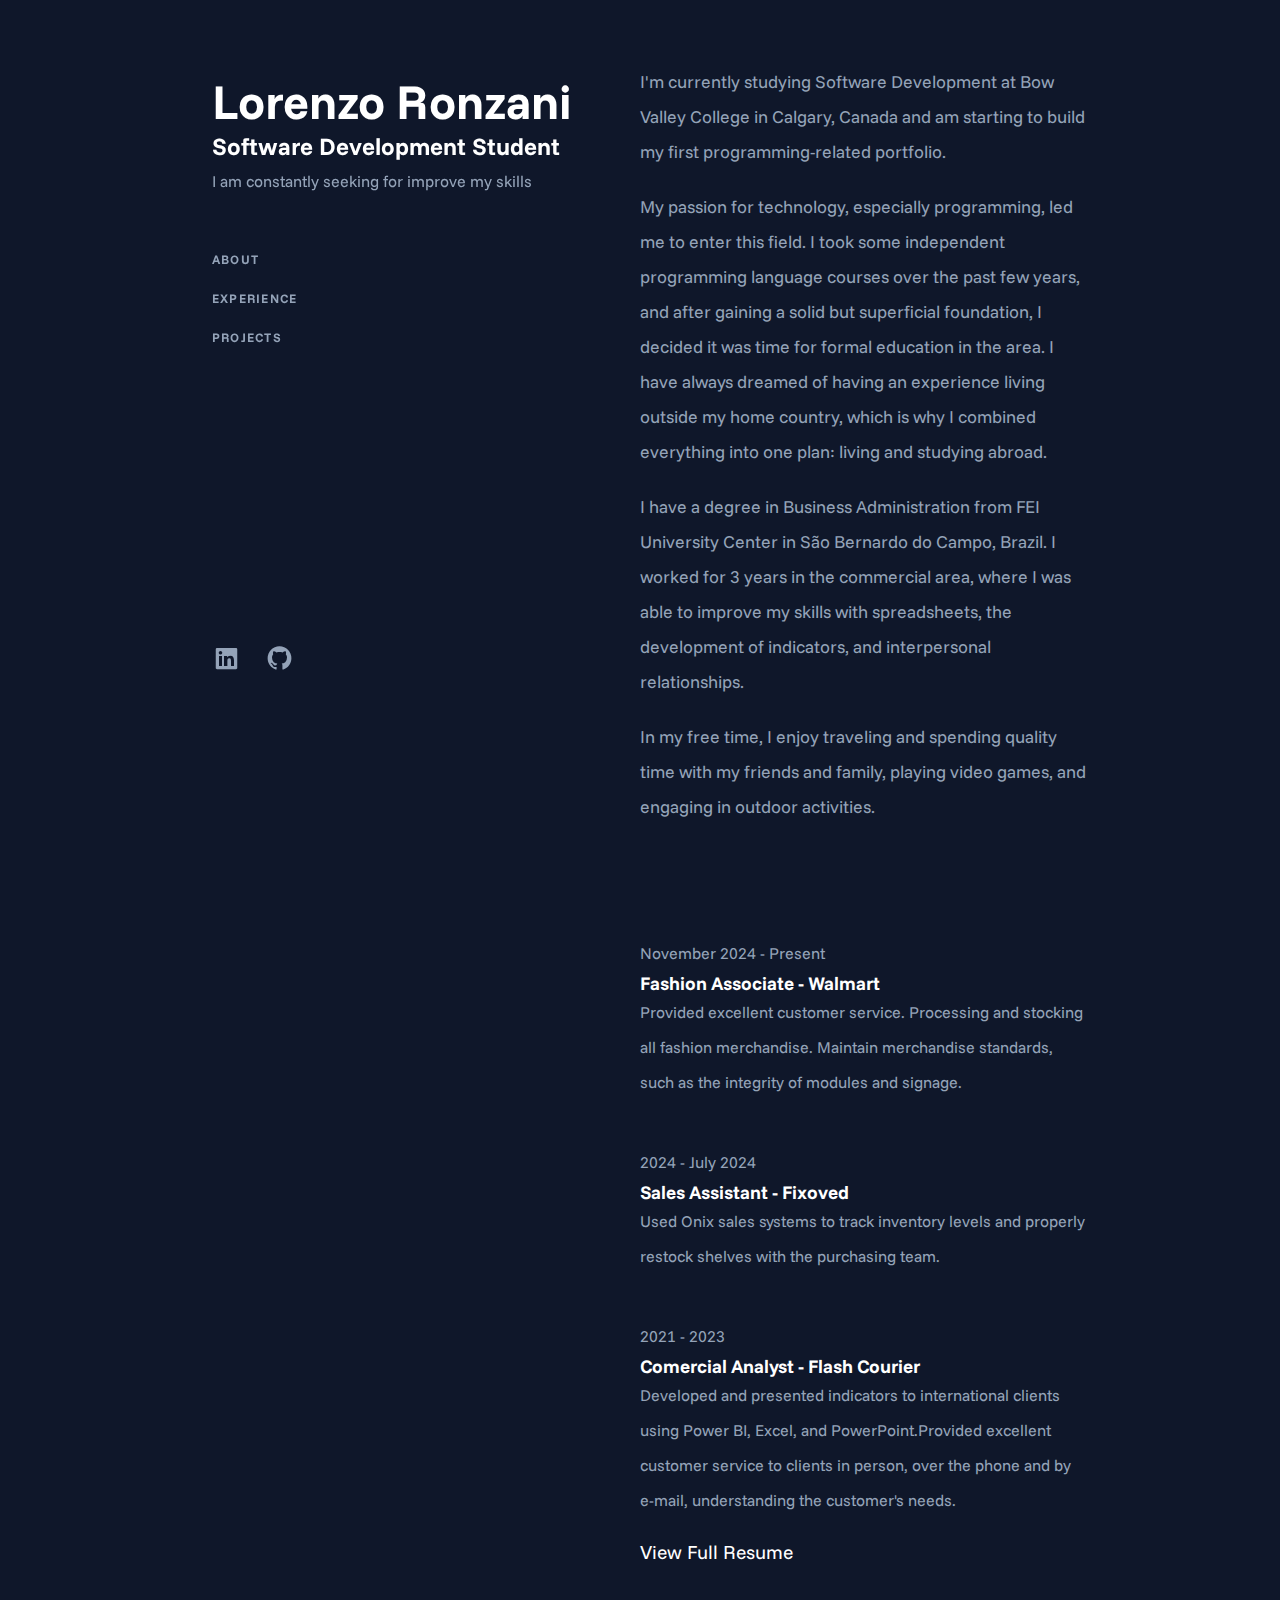
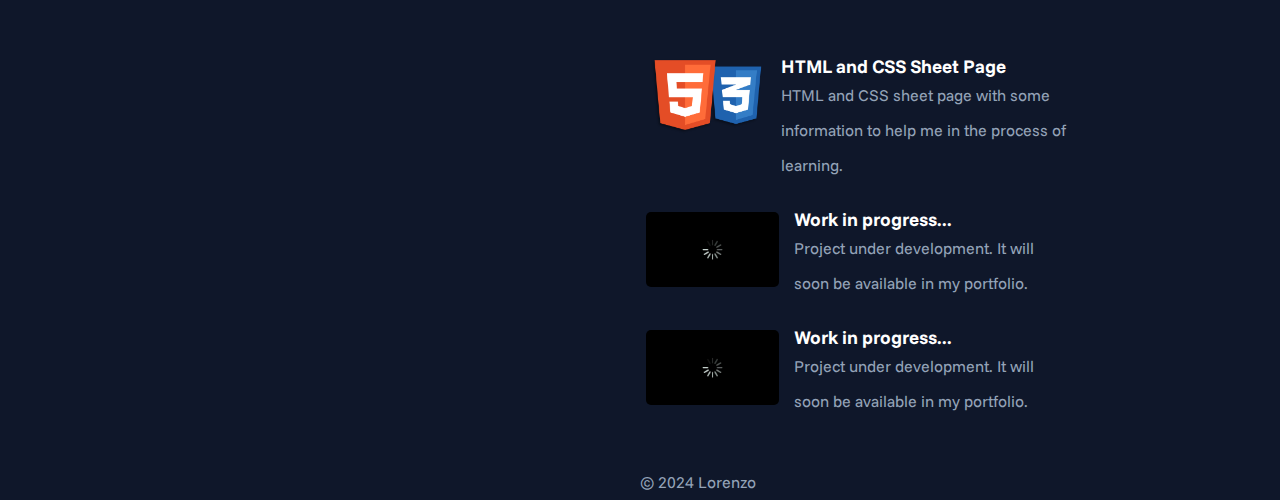
<file: index.html>
<!DOCTYPE html>
<html lang="en">
<head>
    <meta charset="UTF-8">
    <meta name="viewport" content="width=device-width, initial-scale=1.0">
    <title>Lorenzo Ronzani</title>
    <link rel="stylesheet" href="homestyle.css">
    <style>@import url('https://fonts.googleapis.com/css2?family=Bungee+Spice&family=Funnel+Sans:ital,wght@0,300..800;1,300..800&family=Honk&family=Raleway:ital,wght@0,600;1,600&display=swap');</style>
    <link rel="stylesheet" href="https://unpkg.com/boxicons@2.1.4/css/boxicons.min.css">
</head>
<body>
    <div class="container">
        <header>
            <div class="menu">
                <h1>Lorenzo Ronzani</h1>
                <h2>Software Development Student</h2>
                <p>I am constantly seeking for improve my skills</p>
                <nav>
                    <ul>
                        <li><a href="#about">About</a></li>
                        <li><a href="#experience">Experience</a></li>
                        <li><a href="#projects">Projects</a></li>
                    </ul>
                </nav>
            </div>
            <div class="menu-btn">
                <ul>
                    <li><a href="https://www.linkedin.com/in/lorenzo-ronzani-3b213419b/?locale=en_US"  target="_blank"><i class='bx bxl-linkedin-square' id="Linkedin"></i></a></li>
                    <li><a href="https://github.com/Lorenzo-Ronzani" target="_blank"><i class='bx bxl-github'id="Git"></i></a></li>
                </ul>
            </div>
        </header>
        <main>
            <section id="about" class="about">
                <div>
                    <p>I'm currently studying Software Development at Bow Valley College in Calgary, Canada and am starting to build my first programming-related portfolio. </p>
                    <p>My passion for technology, especially programming, led me to enter this field. I took some independent programming language courses over the past few years, and after gaining a solid but superficial foundation, I decided it was time for formal education in the area. I have always dreamed of having an experience living outside my home country, which is why I combined everything into one plan: living and studying abroad.</p>
                    <p>I have a degree in Business Administration from FEI University Center in São Bernardo do Campo, Brazil. I worked for 3 years in the commercial area, where I was able to improve my skills with spreadsheets, the development of indicators, and interpersonal relationships.</p>
                    <p>In my free time, I enjoy traveling and spending quality time with my friends and family, playing video games, and engaging in outdoor activities.</p>
                </div>
            </section>
            <section id="experience" class="experience">
                <div class="experience-container">
                    <ol class="experience-list">
                        <li>
                            <div>
                                <div class="experiences">
                                    <div id="exp">
                                        <p>November 2024 - Present</p>
                                        <h3><div><a href="https://www.walmart.ca/en" target="_blank">Fashion Associate - Walmart</a></div></h3>
                                        <p>Provided excellent customer service. Processing and stocking all fashion merchandise. Maintain merchandise standards, such as the integrity of modules and signage.</p>
                                    </div>
                                </div>
                            </div>
                        </li>
                        <li>
                            <div>
                                <div class="experiences">
                                    <p>2024 - July 2024</p>
                                    <h3><div><a href="https://www.fixoved.com.br/" target="_blank">Sales Assistant - Fixoved</a></div></h3>
                                    <p>Used Onix sales systems to track inventory levels and properly restock shelves with the purchasing team.</p>
                                </div>
                            </div>
                        </li>
                        <li>
                            <div>
                                <div class="experiences">
                                    <p>2021 - 2023</p>
                                    <h3><div><a href="https://www.flashcourier.com.br/" target="_blank">Comercial Analyst - Flash Courier</a></div></h3>
                                    <p>Developed and presented indicators to international clients using Power BI, Excel, and PowerPoint.Provided excellent customer service to clients in person, over the phone and by e-mail, understanding the customer's needs. </p>
                                </div>
                            </div>
                        </li>
                    </ol>
                </div>
                <div class="resume">
                    <a href="resumepage.pdf" target="_blank">View Full Resume</a>
                </div>
            </section>
            <section id="projects" class="projects">
                <div>
                    <ul class="projects-list">
                        <li>
                            <div class="li-content">
                                <div class="project-container">
                                    <div></div>
                                    <div>
                                        <h3><a href="htmlpage.html" target="_blank">HTML and CSS Sheet Page</a></h3>
                                        <p>HTML and CSS sheet page with some information to help me in the process of learning.</p>
                                    </div>
                                    <img src="project image.png" alt="HTML and CSS image">
                                </div>
                            </div>
                        </li>
                        <li>
                            <div class="li-content">
                                <div class="project-container">
                                    <div></div>
                                    <div>
                                        <h3><a href="#projects">Work in progress...</a></h3>
                                        <p>Project under development. It will soon be available in my portfolio.</p>
                                    </div>
                                    <img src="loading.jpg" alt="loading image">
                                </div>
                            </div>
                        </li>
                        <li>
                            <div class="li-content">
                                <div class="project-container">
                                    <div></div>
                                    <div>
                                        <h3><a href="#projects">Work in progress...</a></h3>
                                        <p>Project under development. It will soon be available in my portfolio.</p>
                                    </div>
                                    <img src="loading.jpg" alt="loading image">
                                </div>
                            </div>
                        </li>
                    </ul>
                </div>
            </section>
            <footer>
                <p>© 2024 Lorenzo</p>
            </footer>
        </main>
    </div>
<script src="homescript.js"></script>
</body>
</html>
</file>
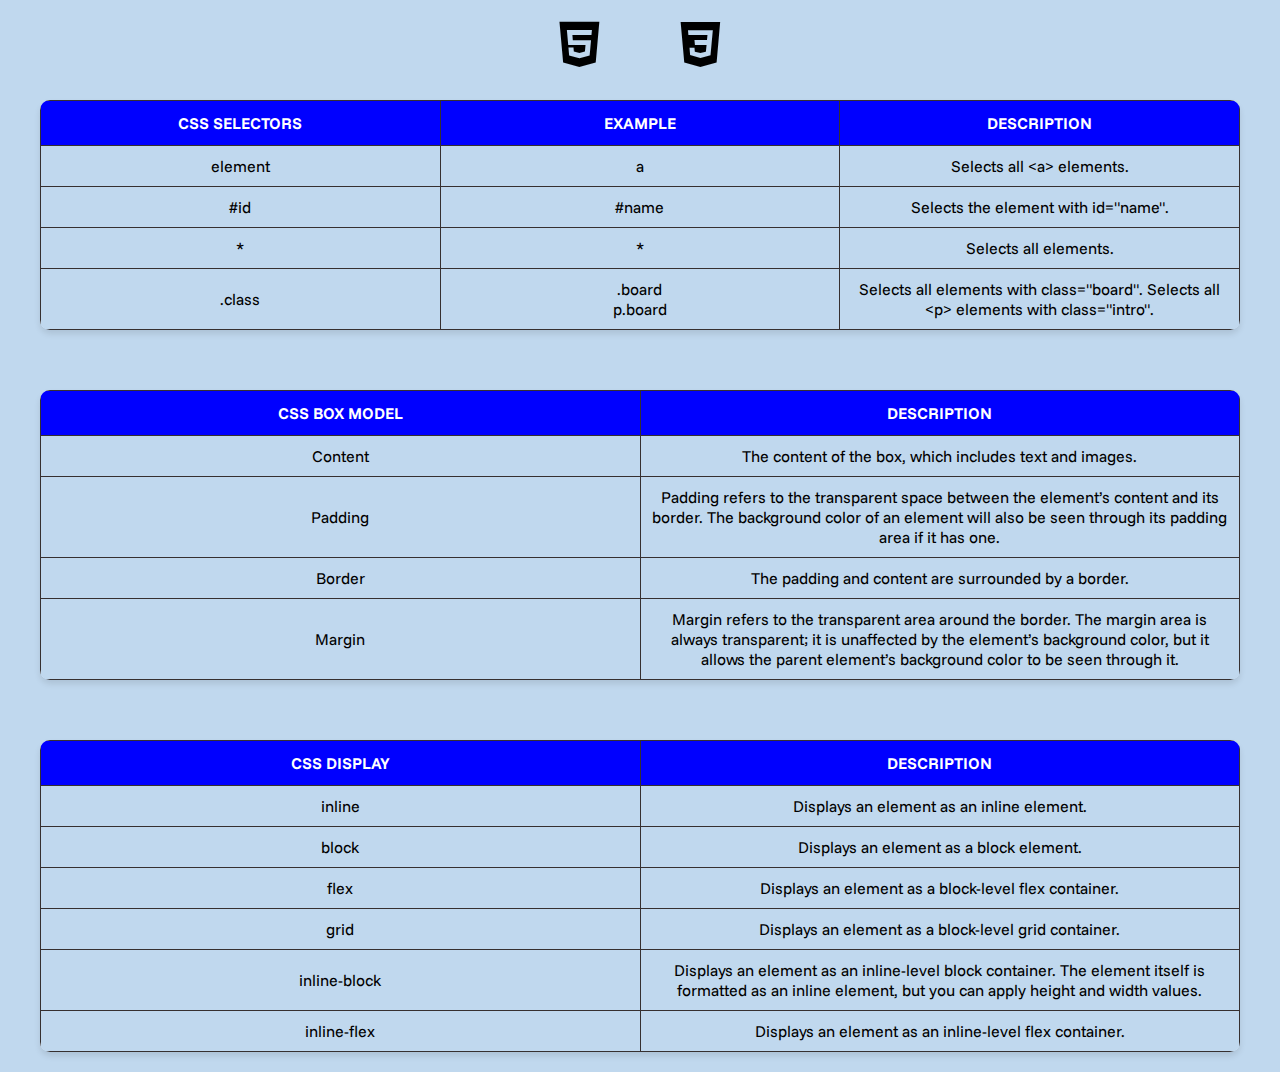
<file: csspage.html>
<!DOCTYPE html>
<html lang="en">
<head>
    <meta charset="UTF-8">
    <meta name="viewport" content="width=device-width, initial-scale=1.0">
    <title>CSS Sheet</title>
    <link rel="stylesheet" href="csspagestyle.css">
    <style>@import url('https://fonts.googleapis.com/css2?family=Bungee+Spice&family=Funnel+Sans:ital,wght@0,300..800;1,300..800&family=Honk&family=Raleway:ital,wght@0,600;1,600&display=swap');</style>
    <link href='https://unpkg.com/boxicons@2.1.4/css/boxicons.min.css' rel='stylesheet'>
</head>
<body>
    <div class="container">
        <header>
            <div class="menu-btn">
                <ul>
                    <li><a href="htmlpage.html" class="html-icon"><i class='bx bxl-html5'></i></a></li>
                    <li><a href="csspage.html" class="css-icon"><i class='bx bxl-css3' ></i></a></li>
                </ul>
            </div>
        </header>
        <main>
            <section>
                <div class="table-cont">
                    <table>
                        <tr>
                            <th>CSS Selectors</th>
                            <th>Example</th>
                            <th>Description</th>
                        </tr>
                        <tr>
                            <td>element</td>
                            <td>a</td>
                            <td>Selects all &lt;a&gt; elements.</td>
                        </tr>
                        <tr>
                            <td>#id</td>
                            <td>#name</td>
                            <td>Selects the element with id="name".</td>
                        </tr>
                        <tr>
                            <td>*</td>
                            <td>*</td>
                            <td>Selects all elements.</td>
                        </tr>
                        <tr>
                            <td>.class</td>
                            <td>.board <br>p.board</td>
                            <td>Selects all elements with class="board".
                                Selects all &lt;p&gt; elements with class="intro".</td>
                        </tr>
                    </table>
                </div>
            </section>
            <section>
                <div class="table-cont">
                    <table>
                        <tr>
                            <th>CSS BOX MODEL</th>
                            <th>Description</th>
                        </tr>
                        <tr>
                            <td>Content </td>
                            <td>The content of the box, which includes text and images.</td>
                        </tr>
                        <tr>
                            <td>Padding </td>
                            <td>Padding refers to the transparent space between the element’s content and its border. The background color of an element will also be seen through its padding area if it has one.</td>
                        </tr>
                        <tr>
                            <td>Border </td>
                            <td>The padding and content are surrounded by a border.</td>
                        </tr>
                        <tr>
                            <td>Margin </td>
                            <td>Margin refers to the transparent area around the border. The margin area is always transparent; it is unaffected by the element’s background color, but it allows the parent element’s background color to be seen through it.</td>
                        </tr>
                    </table>
                </div>
            </section>
            <section>
                <div class="table-cont">
                    <table>
                        <tr>
                            <th>CSS DISPLAY</th>
                            <th>Description</th>
                        </tr>
                        <tr>
                            <td>inline</td>
                            <td>Displays an element as an inline element.</td>
                        </tr>
                        <tr>
                            <td>block </td>
                            <td>Displays an element as a block element.</td>
                        </tr>
                        <tr>
                            <td>flex</td>
                            <td>Displays an element as a block-level flex container.</td>
                        </tr>
                        <tr>
                            <td>grid</td>
                            <td>Displays an element as a block-level grid container.</td>
                        </tr>
                        <tr>
                            <td>inline-block</td>
                            <td>Displays an element as an inline-level block container. The element itself is formatted as an inline element, but you can apply height and width values.</td>
                        </tr>
                        <tr>
                            <td>inline-flex</td>
                            <td>Displays an element as an inline-level flex container.</td>
                        </tr>
                    </table>
                </div>
            </section>
        </main>
    </div>
    <script src="csscript.js"></script>
</body>
</html>
</file>
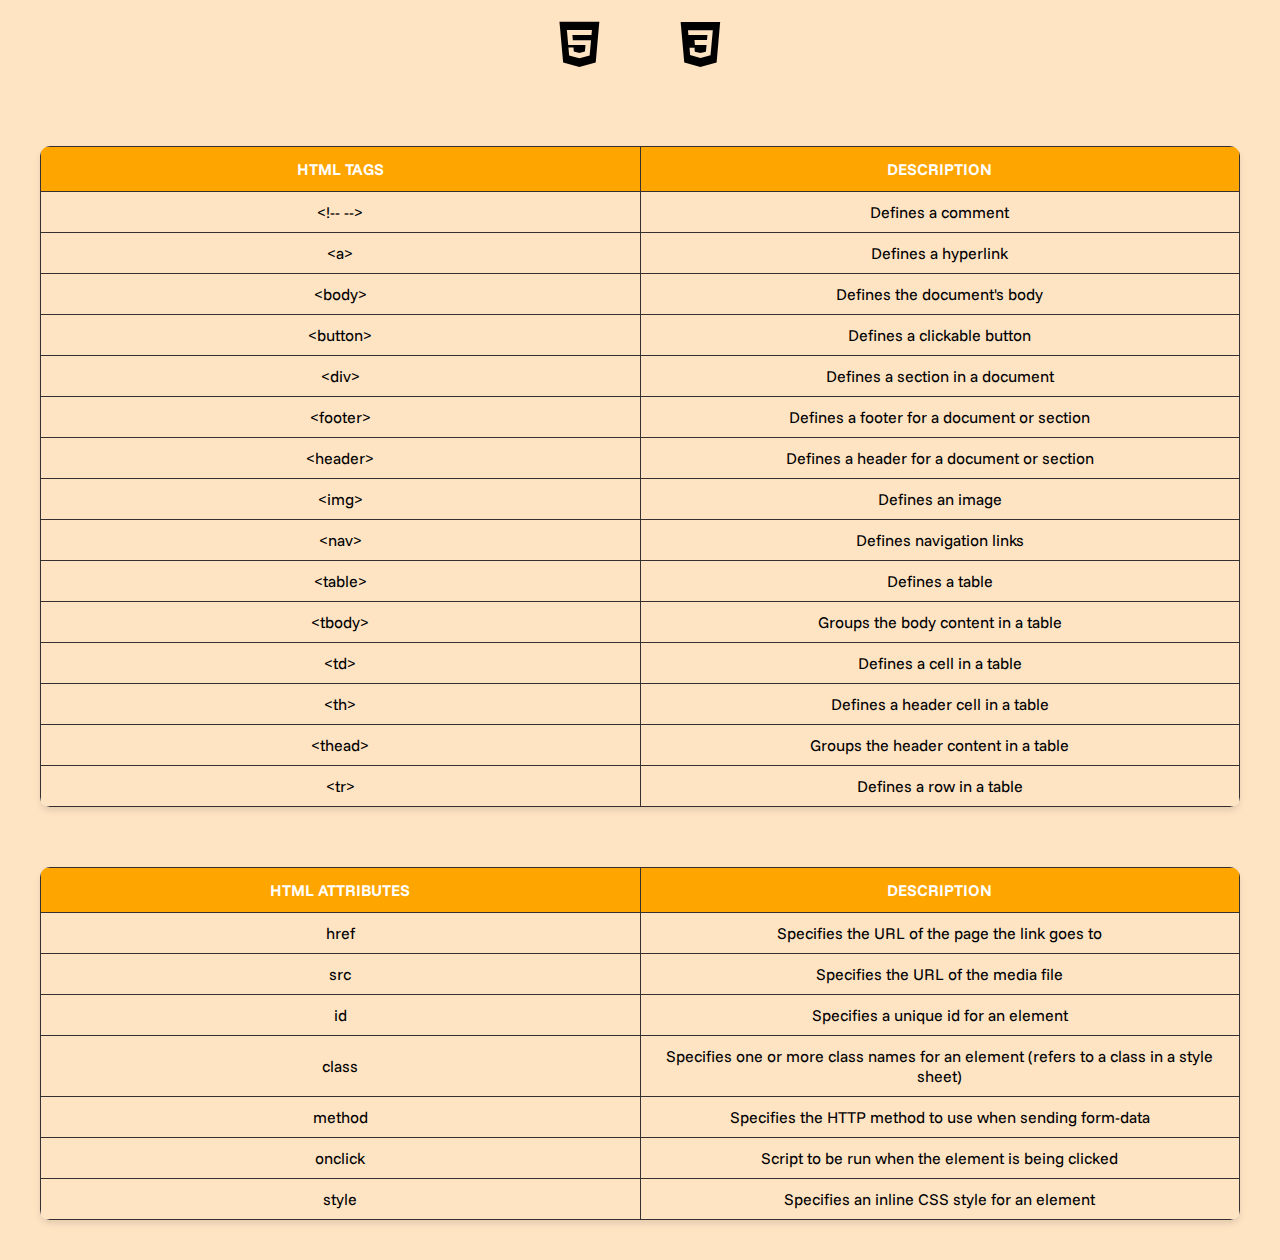
<file: htmlpage.html>
<!DOCTYPE html>
<html lang="en">
<head>
    <meta charset="UTF-8">
    <meta name="viewport" content="width=device-width, initial-scale=1.0">
    <title>HTML Sheet</title>
    <link rel="stylesheet" href="htmlstyle.css">
    <style>@import url('https://fonts.googleapis.com/css2?family=Bungee+Spice&family=Funnel+Sans:ital,wght@0,300..800;1,300..800&family=Honk&family=Raleway:ital,wght@0,600;1,600&display=swap');</style>
    <link href='https://unpkg.com/boxicons@2.1.4/css/boxicons.min.css' rel='stylesheet'>
</head>
<body>
    <div class="container">
        <header>
            <div class="menu-btn">
                <ul>
                    <li><a href="htmlpage.html" class="html-icon"><i class='bx bxl-html5'></i></a></li>
                    <li><a href="csspage.html" class="css-icon"><i class='bx bxl-css3' ></i></a></li>
                </ul>
            </div>
        </header>
        <main>
            <section>
                <div class="table-cont">
                    <table>
                        <tr>
                            <th>HTML TAGS</th>
                            <th>Description</th>
                        </tr>
                        <tr>
                            <td>&lt;!-- --&gt;</td>
                            <td>Defines a comment</td>
                        </tr>
                        <tr>
                            <td>&lt;a&gt;</td>
                            <td>Defines a hyperlink</td>
                        </tr>
                        <tr>
                            <td>&lt;body&gt;</td>
                            <td>Defines the document's body</td>
                        </tr>
                        <tr>
                            <td>&lt;button&gt;</td>
                            <td>Defines a clickable button</td>
                        </tr>
                        <tr>
                            <td>&lt;div&gt;</td>
                            <td>Defines a section in a document</td>
                        </tr>
                        <tr>
                            <td>&lt;footer&gt;</td>
                            <td>Defines a footer for a document or section</td>
                        </tr>
                        <tr>
                            <td>&lt;header&gt;</td>
                            <td>Defines a header for a document or section</td>
                        </tr>
                        <tr>
                            <td>&lt;img&gt;</td>
                            <td>Defines an image</td>
                        </tr>
                        <tr>
                            <td>&lt;nav&gt;</td>
                            <td>Defines navigation links</td>
                        </tr>
                        <tr>
                            <td>&lt;table&gt;</td>
                            <td>Defines a table</td>
                        </tr>
                        <tr>
                            <td>&lt;tbody&gt;</td>
                            <td>Groups the body content in a table</td>
                        </tr>
                        <tr>
                            <td>&lt;td&gt;</td>
                            <td>Defines a cell in a table</td>
                        </tr>
                        <tr>
                            <td>&lt;th&gt;</td>
                            <td>Defines a header cell in a table</td>
                        </tr>
                        <tr>
                            <td>&lt;thead&gt;</td>
                            <td>Groups the header content in a table</td>
                        </tr>
                        <tr>
                            <td>&lt;tr&gt;</td>
                            <td>Defines a row in a table</td>
                        </tr>
                    </table>
                </div>
            </section>
            <section>
                <div class="table-cont">
                    <table>
                        <tr>
                            <th>HTML ATTRIBUTES</th>
                            <th>Description</th>
                        </tr>
                        <tr>
                            <td>href</td>
                            <td>Specifies the URL of the page the link goes to</td>
                        </tr>
                        <tr>
                            <td>src</td>
                            <td>Specifies the URL of the media file</td>
                        </tr>
                        <tr>
                            <td>id</td>
                            <td>Specifies a unique id for an element</td>
                        </tr>
                        <tr>
                            <td>class</td>
                            <td>Specifies one or more class names for an element (refers to a class in a style sheet)</td>
                        </tr>
                        <tr>
                            <td>method</td>
                            <td>Specifies the HTTP method to use when sending form-data</td>
                        </tr>
                        <tr>
                            <td>onclick</td>
                            <td>Script to be run when the element is being clicked</td>
                        </tr>
                        <tr>
                            <td>style</td>
                            <td>Specifies an inline CSS style for an element</td>
                        </tr>
                    </table>
                </div>
            </section>
        </main>
    </div>
    <script src="htmlscript.js"></script>
</body>
</html>
</file>
<file: homestyle.css>
* {
    margin: 0;
    padding: 0;
    box-sizing: border-box;
    font-family: "Funnel Sans", sans-serif;
    font-optical-sizing: auto;
    font-weight: weight;
    font-style: normal;
}

:root {
    --color-opacity: rgb(148 163 184);
    --color-principal: #fff;
}

body {
    background-color: rgb(15, 23, 42);
}
.menu {
    color: #fff;
}

.menu p {
    color: var(--color-opacity);
}

.menu li {
    color: var(--color-opacity);
    text-transform: uppercase;
    font-size: 0.78rem;
    letter-spacing: .1em;
}

.menu a {
    text-decoration: none;
    color: var(--color-opacity);
    font-weight: 700;
}

header {
    display: flex;
    flex-direction: column;
    padding: 20px;
    width: 35%;
    margin-left: 15%;
    margin-top: 5%;
    position: fixed;
}

nav {
    margin-top: 10%;
    transition: 0.3ms;
}

nav li a:hover {
    color: var(--color-principal);
}

nav li {
    padding-top: .75rem;
    padding-bottom: .75rem;
}

.menu-btn  li {
    display: inline-flex;
    font-size: 1.8rem;
    transition: .5s;
    margin-top: 70%;
    padding-right: 5%;
}

.menu h1, h2, p {
    line-height: 35px;
}

.menu h1 {
    font-size: 3rem;
    margin-bottom: 10px;
}

.menu li {
    list-style: none;
}

.menu-btn a {
    color: var(--color-opacity);
    transition: .4s ease;
}

.menu-btn a:hover {
    color: var(--color-principal);
}

.container {
    display: flex;
    justify-content: space-between;
    gap: 1rem;
    flex-wrap: wrap;
}

main {
    margin-top: 5%;
    width: 35%;
    margin-left: 50%;
    height: 100%;
}

.about p {
    color: var(--color-opacity);
    font-size: 1.1rem;
    margin-bottom: 20px;
}

ol {
    list-style: none;
}

.experience-container {
    display: flex;
    margin-top: 15%;
    flex-direction: column;
}

.experiences p {
    color: var(--color-opacity);
}

.experience a {
    color: var(--color-principal);
    text-decoration: none;
}

.experience a:hover {
    color: rgb(94, 234, 212);
}

.experiences {
    padding-top: 10%;
}

.resume {
    margin-top: 5%;
}

.resume a {
    transition: .5s ease;
    font-size: 1.2rem;
}

.resume a:hover {
    text-decoration: underline;
}

.projects-list img {
    width: 145px;
    height: 75px;
    border-radius: 5px;
    margin-top: 5px;
    border: 0 solid #e5e7eb;
}

.projects {
    margin-top: 15%;
}

.project-container {
    display: flex;
    flex-direction: row-reverse;
    align-items: start;
    gap: 15px;
    margin-top: 5%;
    cursor: pointer;
}

.projects-list li {
    list-style: none;
}

.project-container a {  
    text-decoration: none;
    color: var(--color-principal);
}

.project-container p {
    color: var(--color-opacity);
}

.projects-list li {
    border: 1px solid transparent;
    transition: box-shadow 0.3s ease, border 0.3s ease;
    border-radius: 8px;
}

.projects-list li:hover {
    box-shadow: 0px 4px 8px rgba(148,163,184,0.1);
    border: 1px solid rgba(255, 255, 255, 0.2);
}

.li-content {
    padding-left: 5px;
}

footer p {
    margin-top: 10%;
    color: var(--color-opacity);
}

.project-container:hover a{
    color: rgb(94, 234, 212);
}

.projects-list li:hover {
    background-color: rgba(148, 163, 184, 0.1);
    transition: background-color 0.3s ease;
}

@media screen and (max-width: 1024px) {
    header {
        position: relative;
        width: 50%;
        margin-left: 10%;
    }

    main {
        width: 45%;
        margin-left: 10%;
    }

    .menu-btn li {
        display: inline-flex;
        font-size: 1.6rem;
        justify-content: center;
        margin-top: 10%;
        margin-right: 2px;

    }

}

@media screen and (max-width: 768px) {
    header {
        position: relative;
        margin-bottom: 40px;
        width: 80%;
    }

    .container {
        margin-top: 80px;
    }

    main {
        width: 100%;
        margin-left: 0;

    }

    .menu {
        text-align: center;
        margin-top: 20px;
    }

    .experience-container {
        display: flex;
        justify-content: center;
        align-items: start;
        text-align: start;
    }

    .menu-btn li {
        font-size: 1.5rem;
        margin-top: 20px;
    }
    
    .menu-btn {
        display: block;
        justify-content: center;
        align-items: center;
        text-align: center;
    }

    .projects-list img {
        width: 100px;
        height: 50px;
    }

    .project-container {
        flex-direction: column;
        align-items: start;
    }

    .project-container div {
        margin-bottom: 15px;
    }

    .menu h1 {
        font-size: 2rem;
    }

    .menu h2 {
        font-size: 1.4rem;
    }

    .projects-list li {
        width: 100%;
        margin-bottom: 20px;
    }

    footer p {
        margin-top: 30px;
        text-align: center;
    }
}


@media screen and (max-width: 480px) {
    header {
        padding: 10px;
    }

    main {
        padding-top: 90px;
    }

    .menu-btn li {
        font-size: 1.4rem;
    }

    .projects-list img {
        width: 90px;
        height: 50px;
    }

    .menu h1 {
        font-size: 1.8rem;
    }

    .menu h2 {
        font-size: 1.2rem;
    }

    .projects-list li {
        margin-bottom: 15px;
    }

    footer p {
        font-size: 0.8rem;
    }
}
</file>
<file: csspagestyle.css>
* {
    margin: 0;
    padding: 0;
    box-sizing: border-box;
    font-family: "Funnel Sans", sans-serif;
    background-color: rgb(192, 216, 238);
}

.container {
    display: flex;
    flex-direction: column;
    justify-content: center;
    align-items: center;
    min-height: 100vh;
    gap: 30px;
}

header {
    display: flex;
    justify-content: center;
    align-items: center;
    gap: 40px;
    width: 100%;
    position: absolute;
    top: 0;
    padding: 10px;
}

.menu-btn ul {
    display: flex;
    justify-content: center;
    align-items: center;
    list-style: none;
    padding: 0;
    gap: 60px;
}

.menu-btn li {
    display: inline-flex;
    font-size: 3.8rem;
    transition: 0.5s ease;
}

.menu-btn li a {
    color: black;
    text-decoration: none;
    transition: color 0.3s ease;
}

.html-icon:hover {
    color: orange;
}

.css-icon:hover {
    color: blue;
}

.table-cont {
    display: flex;
    justify-content: center;
    width: 100%;
    margin-top: 80px;
    margin-bottom: -60px;
    padding: 0 10px;
}

table {
    width: 100%;
    max-width: 1200px;
    table-layout: fixed;
    border-collapse: collapse;
    background: white;
    box-shadow: 0 4px 6px rgba(0, 0, 0, 0.1);
    border-radius: 10px;
    overflow: hidden;
    margin: 20px 0;
}

table th {
    background: blue;
    color: white;
    font-weight: bold;
    padding: 12px 15px;
    text-align: center;
    border: 1px solid #363030;
    text-transform: uppercase;
}

table td {
    padding: 10px;
    text-align: center;
    border: 1px solid #363030;
}


@media screen and (max-width: 768px) {
    .menu-btn ul {
        gap: 30px;
    }

    .menu-btn li {
        font-size: 2.5rem;
    }

    table {
        width: 100%;
        margin-top: 50px;
    }

    table th, table td {
        padding: 8px;
        font-size: 14px;
    }
}

@media screen and (max-width: 480px) {
    header {
        position: relative;
        padding: 10px 0;
        flex-direction: column;
        align-items: center;
    }

    .menu-btn ul {
        flex-direction: column;
        gap: 20px;
    }

    .menu-btn li {
        font-size: 2rem;
    }

    table {
        width: 100%;
        margin-top: 20px;
    }

    table th, table td {
        padding: 6px;
        font-size: 12px;
    }
}
</file>
<file: htmlstyle.css>
* {
    margin: 0;
    padding: 0;
    box-sizing: border-box;
    font-family: "Funnel Sans", sans-serif;
    background-color: bisque;
}

.container {
    display: flex;
    flex-direction: column; 
    justify-content: center; 
    align-items: center; 
    min-height: 100vh; 
    gap: 30px; 
}

header {
    display: flex;
    justify-content: center;
    align-items: center;
    gap: 40px;
    width: 100%;
    padding: 10px;
}

.menu-btn ul {
    display: flex;
    justify-content: center;
    align-items: center;
    list-style: none;
    padding: 0;
    gap: 60px;
}

.menu-btn li {
    display: inline-flex;
    font-size: 3.8rem;
    transition: 0.5s ease;
}

.menu-btn li a {
    color: black;
    text-decoration: none;
    transition: color 0.3s ease;
}

.html-icon:hover {
    color: orange;
}

.css-icon:hover {
    color: blue;
}

.table-cont {
    display: flex;
    justify-content: center;
    width: 100%;
    margin-bottom: 20px;
    padding: 0 10px;
}

table {
    width: 100%;
    max-width: 1200px;
    table-layout: fixed;
    border-collapse: collapse;
    background: white;
    box-shadow: 0 4px 6px rgba(0, 0, 0, 0.1);
    border-radius: 10px;
    overflow: hidden;
    margin: 20px 0;
}

table th {
    background: orange;
    color: white;
    font-weight: bold;
    padding: 12px 15px;
    text-align: center;
    border: 1px solid #363030;
    text-transform: uppercase;
}

table td {
    padding: 10px;
    text-align: center;
    border: 1px solid #363030;
}

table tr:nth-child(even) {
    background: #f9f9f9;
}

table tr:hover {
    background: #f1f1f1;
    transition: background 0.3s ease;
}

@media screen and (max-width: 768px) {
    .menu-btn ul {
        gap: 30px;
    }

    .menu-btn li {
        font-size: 2.5rem;
    }

    table {
        width: 100%;
        margin-top: 50px;
    }

    table th, table td {
        padding: 8px;
        font-size: 14px;
    }
}

@media screen and (max-width: 480px) {
    header {
        position: relative;
        padding: 10px 0;
        flex-direction: column;
        align-items: center;
    }

    .menu-btn ul {
        flex-direction: column;
        gap: 20px;
    }

    .menu-btn li {
        font-size: 2rem;
    }

    table {
        width: 100%;
        margin-top: 20px;
    }

    table th, table td {
        padding: 6px;
        font-size: 12px;
    }
}
</file>
